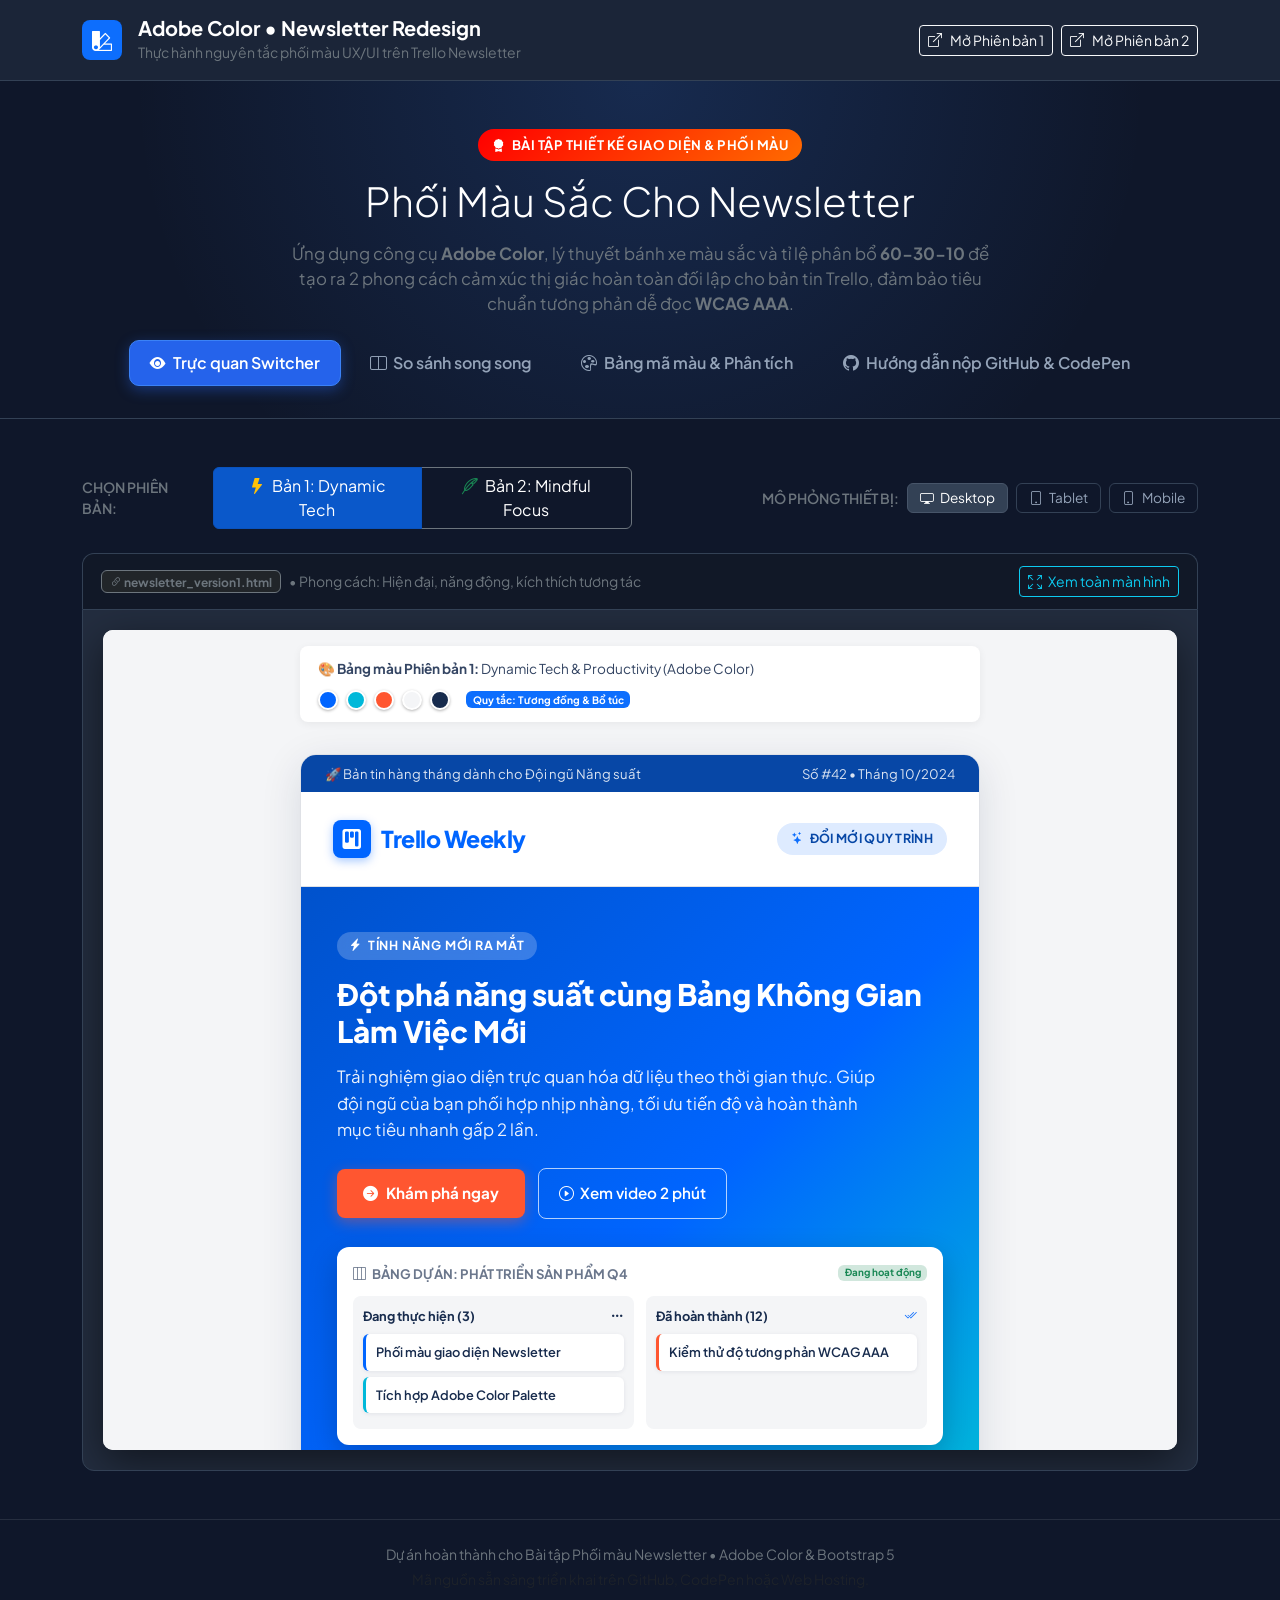
<file: index.html>
<!DOCTYPE html>
<html lang="vi">
<head>
    <meta charset="UTF-8">
    <meta name="viewport" content="width=device-width, initial-scale=1.0">
    <title>Báo cáo Bài tập: Phối màu cho Newsletter (Trello Edition) - Adobe Color</title>
    <!-- Google Fonts -->
    <link rel="preconnect" href="https://fonts.googleapis.com">
    <link rel="preconnect" href="https://fonts.gstatic.com" crossorigin>
    <link href="https://fonts.googleapis.com/css2?family=Plus+Jakarta+Sans:wght@300;400;500;600;700;800&family=JetBrains+Mono:wght@400;500;600&display=swap" rel="stylesheet">
    <!-- Bootstrap 5 CSS -->
    <link href="https://cdn.jsdelivr.net/npm/bootstrap@5.3.3/dist/css/bootstrap.min.css" rel="stylesheet">
    <!-- Bootstrap Icons -->
    <link href="https://cdn.jsdelivr.net/npm/bootstrap-icons@1.11.3/font/bootstrap-icons.min.css" rel="stylesheet">

    <style>
        :root {
            --app-primary: #3b82f6;
            --app-primary-dark: #1d4ed8;
            --app-bg: #0f172a;
            --app-card: #1e293b;
            --app-card-border: #334155;
            --app-text: #f8fafc;
            --app-text-muted: #94a3b8;
            --v1-primary: #0065FF;
            --v1-secondary: #00B8D9;
            --v1-accent: #FF5630;
            --v2-primary: #0E6251;
            --v2-secondary: #1ABC9C;
            --v2-accent: #E67E22;
        }

        body {
            font-family: 'Plus Jakarta Sans', sans-serif;
            background-color: var(--app-bg);
            color: var(--app-text);
            min-height: 100vh;
            margin: 0;
            padding: 0;
        }

        /* Glassmorphism & Header */
        .app-navbar {
            background: rgba(30, 41, 59, 0.85);
            backdrop-filter: blur(12px);
            border-bottom: 1px solid var(--app-card-border);
            position: sticky;
            top: 0;
            z-index: 1000;
        }

        .hero-section {
            background: radial-gradient(circle at 50% 0%, rgba(59, 130, 246, 0.18) 0%, transparent 70%);
            padding: 48px 0 32px;
            border-bottom: 1px solid var(--app-card-border);
        }

        .badge-adobe {
            background: linear-gradient(135deg, #FF0000 0%, #FF6B00 100%);
            color: white;
            font-weight: 700;
            padding: 6px 14px;
            border-radius: 20px;
            font-size: 0.82rem;
            letter-spacing: 0.5px;
            display: inline-flex;
            align-items: center;
            gap: 6px;
        }

        .custom-nav-pills .nav-link {
            color: var(--app-text-muted);
            font-weight: 600;
            border-radius: 10px;
            padding: 10px 20px;
            transition: all 0.2s ease;
            border: 1px solid transparent;
        }

        .custom-nav-pills .nav-link:hover {
            color: #ffffff;
            background: rgba(255, 255, 255, 0.05);
        }

        .custom-nav-pills .nav-link.active {
            background: #2563eb;
            color: #ffffff;
            border-color: #3b82f6;
            box-shadow: 0 4px 14px rgba(37, 99, 235, 0.4);
        }

        /* Card Container */
        .glass-card {
            background-color: var(--app-card);
            border: 1px solid var(--app-card-border);
            border-radius: 16px;
            padding: 24px;
            box-shadow: 0 10px 30px rgba(0, 0, 0, 0.3);
        }

        /* Swatches & Chips */
        .color-chip {
            border-radius: 12px;
            padding: 16px;
            color: white;
            cursor: pointer;
            transition: all 0.2s cubic-bezier(0.4, 0, 0.2, 1);
            position: relative;
            border: 1px solid rgba(255, 255, 255, 0.12);
        }

        .color-chip:hover {
            transform: translateY(-4px) scale(1.02);
            box-shadow: 0 8px 24px rgba(0, 0, 0, 0.4);
        }

        .color-chip .hex-code {
            font-family: 'JetBrains Mono', monospace;
            font-weight: 600;
            font-size: 0.95rem;
            background: rgba(0, 0, 0, 0.4);
            padding: 4px 10px;
            border-radius: 6px;
            display: inline-block;
            margin-top: 8px;
        }

        /* Preview Frame */
        .preview-viewport-controls {
            display: flex;
            align-items: center;
            justify-content: space-between;
            padding: 12px 18px;
            background: #111827;
            border-radius: 12px 12px 0 0;
            border: 1px solid var(--app-card-border);
            border-bottom: none;
        }

        .preview-iframe-wrapper {
            background: #232d3f;
            border: 1px solid var(--app-card-border);
            border-radius: 0 0 12px 12px;
            overflow: hidden;
            display: flex;
            justify-content: center;
            padding: 20px;
            transition: all 0.3s ease;
        }

        .preview-iframe {
            width: 100%;
            height: 820px;
            border: none;
            border-radius: 10px;
            background: white;
            box-shadow: 0 12px 40px rgba(0, 0, 0, 0.5);
            transition: max-width 0.3s ease;
        }

        .viewport-btn {
            background: transparent;
            border: 1px solid var(--app-card-border);
            color: var(--app-text-muted);
            padding: 4px 12px;
            border-radius: 6px;
            font-size: 0.85rem;
            transition: all 0.2s;
        }

        .viewport-btn.active, .viewport-btn:hover {
            background: #334155;
            color: #ffffff;
            border-color: #475569;
        }

        /* Toast copy notification */
        .copy-toast {
            position: fixed;
            bottom: 24px;
            right: 24px;
            background: #10b981;
            color: white;
            font-weight: 600;
            padding: 12px 20px;
            border-radius: 8px;
            box-shadow: 0 6px 20px rgba(0, 0, 0, 0.3);
            display: none;
            z-index: 9999;
            animation: fadeIn 0.3s ease;
        }

        @keyframes fadeIn {
            from { opacity: 0; transform: translateY(10px); }
            to { opacity: 1; transform: translateY(0); }
        }

        /* Code snippets */
        pre.code-block {
            background: #090d16;
            color: #e2e8f0;
            padding: 16px;
            border-radius: 10px;
            font-family: 'JetBrains Mono', monospace;
            font-size: 0.85rem;
            border: 1px solid #1e293b;
            position: relative;
        }
    </style>
</head>
<body>

    <!-- Toast Copy notification -->
    <div id="copyToast" class="copy-toast">
        <i class="bi bi-check-circle-fill me-2"></i> <span id="toastMessage">Đã sao chép mã màu!</span>
    </div>

    <!-- Navigation Header -->
    <nav class="app-navbar py-3">
        <div class="container d-flex justify-content-between align-items-center">
            <div class="d-flex align-items-center gap-3">
                <div class="bg-primary text-white p-2 rounded-3 d-flex align-items-center justify-content-center" style="width: 40px; height: 40px;">
                    <i class="bi bi-palette2 fs-5"></i>
                </div>
                <div>
                    <h5 class="mb-0 fw-bold text-white">Adobe Color • Newsletter Redesign</h5>
                    <small class="text-secondary">Thực hành nguyên tắc phối màu UX/UI trên Trello Newsletter</small>
                </div>
            </div>

            <div class="d-flex gap-2">
                <a href="newsletter_version1.html" target="_blank" class="btn btn-outline-light btn-sm d-flex align-items-center gap-2">
                    <i class="bi bi-box-arrow-up-right"></i> Mở Phiên bản 1
                </a>
                <a href="newsletter_version2.html" target="_blank" class="btn btn-outline-light btn-sm d-flex align-items-center gap-2">
                    <i class="bi bi-box-arrow-up-right"></i> Mở Phiên bản 2
                </a>
            </div>
        </div>
    </nav>

    <!-- Hero Introduction -->
    <section class="hero-section">
        <div class="container text-center">
            <span class="badge-adobe mb-3">
                <i class="bi bi-award-fill"></i> BÀI TẬP THIẾT KẾ GIAO DIỆN & PHỐI MÀU
            </span>
            <h1 class="fw-extrabold display-6 text-white mb-3">Phối Màu Sắc Cho Newsletter</h1>
            <p class="text-secondary mx-auto" style="max-width: 720px; font-size: 1.05rem;">
                Ứng dụng công cụ <strong>Adobe Color</strong>, lý thuyết bánh xe màu sắc và tỉ lệ phân bổ <strong>60-30-10</strong> để tạo ra 2 phong cách cảm xúc thị giác hoàn toàn đối lập cho bản tin Trello, đảm bảo tiêu chuẩn tương phản dễ đọc <strong>WCAG AAA</strong>.
            </p>

            <!-- Navigation Tabs -->
            <ul class="nav custom-nav-pills justify-content-center mt-4 gap-2" id="mainTab" role="tablist">
                <li class="nav-item" role="presentation">
                    <button class="nav-link active" id="preview-tab" data-bs-toggle="tab" data-bs-target="#tab-preview" type="button" role="tab">
                        <i class="bi bi-eye-fill me-1"></i> Trực quan Switcher
                    </button>
                </li>
                <li class="nav-item" role="presentation">
                    <button class="nav-link" id="compare-tab" data-bs-toggle="tab" data-bs-target="#tab-compare" type="button" role="tab">
                        <i class="bi bi-layout-split me-1"></i> So sánh song song
                    </button>
                </li>
                <li class="nav-item" role="presentation">
                    <button class="nav-link" id="palette-tab" data-bs-toggle="tab" data-bs-target="#tab-palette" type="button" role="tab">
                        <i class="bi bi-palette me-1"></i> Bảng mã màu & Phân tích
                    </button>
                </li>
                <li class="nav-item" role="presentation">
                    <button class="nav-link" id="guide-tab" data-bs-toggle="tab" data-bs-target="#tab-guide" type="button" role="tab">
                        <i class="bi bi-github me-1"></i> Hướng dẫn nộp GitHub & CodePen
                    </button>
                </li>
            </ul>
        </div>
    </section>

    <!-- Tab Contents -->
    <main class="container my-5">
        <div class="tab-content" id="mainTabContent">

            <!-- TAB 1: INTERACTIVE SWITCHER PREVIEW -->
            <div class="tab-pane fade show active" id="tab-preview" role="tabpanel">
                
                <!-- Controller Bar -->
                <div class="row align-items-center mb-4 g-3">
                    <div class="col-md-6">
                        <div class="d-flex align-items-center gap-2">
                            <span class="text-secondary fw-semibold small">CHỌN PHIÊN BẢN:</span>
                            <div class="btn-group" role="group">
                                <button type="button" class="btn btn-primary active px-3" id="btnSwitchV1" onclick="switchVersion('newsletter_version1.html', this)">
                                    <i class="bi bi-lightning-fill text-warning me-1"></i> Bản 1: Dynamic Tech
                                </button>
                                <button type="button" class="btn btn-outline-secondary px-3 text-white" id="btnSwitchV2" onclick="switchVersion('newsletter_version2.html', this)">
                                    <i class="bi bi-feather text-success me-1"></i> Bản 2: Mindful Focus
                                </button>
                            </div>
                        </div>
                    </div>
                    
                    <div class="col-md-6 text-md-end">
                        <div class="d-inline-flex align-items-center gap-2">
                            <span class="text-secondary fw-semibold small">MÔ PHỎNG THIẾT BỊ:</span>
                            <button class="viewport-btn active" onclick="setViewport('100%', this)" title="Màn hình Desktop">
                                <i class="bi bi-display me-1"></i> Desktop
                            </button>
                            <button class="viewport-btn" onclick="setViewport('600px', this)" title="Màn hình Tablet">
                                <i class="bi bi-tablet me-1"></i> Tablet
                            </button>
                            <button class="viewport-btn" onclick="setViewport('390px', this)" title="Màn hình Điện thoại">
                                <i class="bi bi-phone me-1"></i> Mobile
                            </button>
                        </div>
                    </div>
                </div>

                <!-- Preview Frame Box -->
                <div class="preview-viewport-controls">
                    <div class="d-flex align-items-center gap-2">
                        <span class="badge bg-dark border border-secondary text-secondary" id="previewUrlLabel">
                            <i class="bi bi-link-45deg"></i> newsletter_version1.html
                        </span>
                        <span class="small text-secondary" id="previewDescLabel">
                            • Phong cách: Hiện đại, năng động, kích thích tương tác
                        </span>
                    </div>
                    <div>
                        <a id="btnOpenCurrentTab" href="newsletter_version1.html" target="_blank" class="btn btn-sm btn-outline-info">
                            <i class="bi bi-arrows-fullscreen me-1"></i> Xem toàn màn hình
                        </a>
                    </div>
                </div>

                <div class="preview-iframe-wrapper">
                    <iframe id="mainPreviewIframe" class="preview-iframe" src="newsletter_version1.html"></iframe>
                </div>

            </div>

            <!-- TAB 2: SIDE-BY-SIDE COMPARISON -->
            <div class="tab-pane fade" id="tab-compare" role="tabpanel">
                <div class="glass-card mb-4 text-center">
                    <h4 class="fw-bold text-white mb-2">So sánh trực quan hai góc nhìn màu sắc</h4>
                    <p class="text-secondary mb-0">
                        Cùng một cấu trúc layout Bootstrap và khối nội dung, nhưng sự thay đổi về palette màu từ Adobe Color lập tức biến đổi hoàn toàn cảm nhận của người đọc: từ sự hối hả, năng lượng công nghệ (Bản 1) sang sự an yên, tập trung cao độ (Bản 2).
                    </p>
                </div>

                <div class="row g-4">
                    <!-- Column 1 -->
                    <div class="col-lg-6">
                        <div class="p-3 rounded-3 mb-3 d-flex justify-content-between align-items-center" style="background: rgba(0, 101, 255, 0.15); border: 1px solid rgba(0, 101, 255, 0.4);">
                            <div>
                                <h6 class="text-white fw-bold mb-0">Bản 1: Dynamic Tech & Productivity</h6>
                                <small class="text-info">Tương đồng & Bổ túc (#0065FF • #00B8D9 • #FF5630)</small>
                            </div>
                            <a href="newsletter_version1.html" target="_blank" class="btn btn-sm btn-primary">
                                Mở tab mới <i class="bi bi-box-arrow-up-right"></i>
                            </a>
                        </div>
                        <div class="preview-iframe-wrapper p-2" style="background: #1e293b;">
                            <iframe class="preview-iframe" style="height: 700px;" src="newsletter_version1.html"></iframe>
                        </div>
                    </div>

                    <!-- Column 2 -->
                    <div class="col-lg-6">
                        <div class="p-3 rounded-3 mb-3 d-flex justify-content-between align-items-center" style="background: rgba(14, 98, 81, 0.2); border: 1px solid rgba(26, 188, 156, 0.4);">
                            <div>
                                <h6 class="text-white fw-bold mb-0">Bản 2: Mindful Focus & Organic Elegance</h6>
                                <small style="color: #48C9B0;">Bổ túc bộ ba Triadic (#0E6251 • #1ABC9C • #E67E22)</small>
                            </div>
                            <a href="newsletter_version2.html" target="_blank" class="btn btn-sm text-white" style="background: #0E6251; border: 1px solid #1ABC9C;">
                                Mở tab mới <i class="bi bi-box-arrow-up-right"></i>
                            </a>
                        </div>
                        <div class="preview-iframe-wrapper p-2" style="background: #1e293b;">
                            <iframe class="preview-iframe" style="height: 700px;" src="newsletter_version2.html"></iframe>
                        </div>
                    </div>
                </div>
            </div>

            <!-- TAB 3: PALETTES & COLOR THEORY ANALYSIS -->
            <div class="tab-pane fade" id="tab-palette" role="tabpanel">
                
                <!-- Bảng 1 Breakdown -->
                <div class="glass-card mb-5">
                    <div class="d-flex flex-wrap justify-content-between align-items-center mb-4">
                        <div>
                            <span class="badge bg-primary mb-2">PHIÊN BẢN 1</span>
                            <h3 class="fw-bold text-white mb-1">Dynamic Tech & Productivity</h3>
                            <p class="text-secondary mb-0">
                                <strong>Quy tắc Adobe Color:</strong> Tương đồng (Analogous: Xanh dương & Xanh ngọc) kết hợp Bổ túc (Complementary Accent: Cam san hô)
                            </p>
                        </div>
                        <div class="text-end">
                            <span class="badge bg-success-subtle text-success p-2">
                                <i class="bi bi-shield-check me-1"></i> Đạt chuẩn WCAG AAA (Contrast > 12:1)
                            </span>
                        </div>
                    </div>

                    <!-- Color Swatches Grid -->
                    <div class="row g-3 mb-4">
                        <div class="col-md-4 col-sm-6">
                            <div class="color-chip" style="background-color: #0065FF;" onclick="copyHex('#0065FF')">
                                <div class="fw-bold">Primary (60%) - Royal Blue</div>
                                <small>Thương hiệu, Header, Tiêu đề chính</small>
                                <div><span class="hex-code">#0065FF</span> <i class="bi bi-clipboard ms-1 small"></i></div>
                            </div>
                        </div>

                        <div class="col-md-4 col-sm-6">
                            <div class="color-chip" style="background-color: #00B8D9; color: #172B4D;" onclick="copyHex('#00B8D9')">
                                <div class="fw-bold">Secondary (30%) - Cyan Teal</div>
                                <small>Biểu tượng phụ, Khối tính năng 2</small>
                                <div><span class="hex-code text-white">#00B8D9</span> <i class="bi bi-clipboard ms-1 small"></i></div>
                            </div>
                        </div>

                        <div class="col-md-4 col-sm-6">
                            <div class="color-chip" style="background-color: #FF5630;" onclick="copyHex('#FF5630')">
                                <div class="fw-bold">Accent (10%) - Coral Red</div>
                                <small>Nút kêu gọi hành động CTA, Thẻ chú ý</small>
                                <div><span class="hex-code">#FF5630</span> <i class="bi bi-clipboard ms-1 small"></i></div>
                            </div>
                        </div>

                        <div class="col-md-4 col-sm-6">
                            <div class="color-chip" style="background-color: #F4F5F7; color: #172B4D; border: 1px solid #DFE1E6;" onclick="copyHex('#F4F5F7')">
                                <div class="fw-bold">Background Surface - Slate Light</div>
                                <small>Nền trang nhẹ dịu, không gây chói</small>
                                <div><span class="hex-code text-white">#F4F5F7</span> <i class="bi bi-clipboard ms-1 small"></i></div>
                            </div>
                        </div>

                        <div class="col-md-4 col-sm-6">
                            <div class="color-chip" style="background-color: #172B4D;" onclick="copyHex('#172B4D')">
                                <div class="fw-bold">Text Heading - Deep Navy</div>
                                <small>Văn bản chính, độ tương phản sắc nét</small>
                                <div><span class="hex-code">#172B4D</span> <i class="bi bi-clipboard ms-1 small"></i></div>
                            </div>
                        </div>

                        <div class="col-md-4 col-sm-6">
                            <div class="color-chip" style="background-color: #0747A6;" onclick="copyHex('#0747A6')">
                                <div class="fw-bold">Primary Dark - Deep Ocean</div>
                                <small>Preheader bar, Trạng thái hover nút</small>
                                <div><span class="hex-code">#0747A6</span> <i class="bi bi-clipboard ms-1 small"></i></div>
                            </div>
                        </div>
                    </div>

                    <div class="p-3 rounded-3 bg-dark border border-secondary border-opacity-25">
                        <h6 class="text-white fw-bold"><i class="bi bi-lightbulb-fill text-warning me-2"></i>Ý nghĩa tâm lý màu sắc:</h6>
                        <p class="text-secondary small mb-0">
                            Xanh dương đại diện cho sự tin cậy, thông minh và công nghệ cao (đặc trưng của Trello & Atlassian). Khi kết hợp cùng sắc xanh ngọc trẻ trung và điểm xuyết bởi màu cam san hô rực rỡ, newsletter tạo cảm giác tràn đầy năng lượng, thúc đẩy người dùng click vào nút CTA để bắt đầu làm việc ngay lập tức.
                        </p>
                    </div>
                </div>

                <!-- Bảng 2 Breakdown -->
                <div class="glass-card mb-4">
                    <div class="d-flex flex-wrap justify-content-between align-items-center mb-4">
                        <div>
                            <span class="badge bg-success mb-2">PHIÊN BẢN 2</span>
                            <h3 class="fw-bold text-white mb-1">Mindful Focus & Organic Elegance</h3>
                            <p class="text-secondary mb-0">
                                <strong>Quy tắc Adobe Color:</strong> Bổ túc bộ ba (Triadic / Split-Complementary: Xanh rừng sâu, Xanh ngọc bích & Hổ phách ấm)
                            </p>
                        </div>
                        <div class="text-end">
                            <span class="badge bg-success-subtle text-success p-2">
                                <i class="bi bi-shield-check me-1"></i> Đạt chuẩn WCAG AAA (Contrast > 14:1)
                            </span>
                        </div>
                    </div>

                    <!-- Color Swatches Grid -->
                    <div class="row g-3 mb-4">
                        <div class="col-md-4 col-sm-6">
                            <div class="color-chip" style="background-color: #0E6251;" onclick="copyHex('#0E6251')">
                                <div class="fw-bold">Primary (60%) - Deep Emerald</div>
                                <small>Xanh thông thẳm: Tĩnh tâm, chiều sâu</small>
                                <div><span class="hex-code">#0E6251</span> <i class="bi bi-clipboard ms-1 small"></i></div>
                            </div>
                        </div>

                        <div class="col-md-4 col-sm-6">
                            <div class="color-chip" style="background-color: #1ABC9C; color: #142823;" onclick="copyHex('#1ABC9C')">
                                <div class="fw-bold">Secondary (30%) - Jade Mint</div>
                                <small>Xanh ngọc bích: Tái tạo năng lượng</small>
                                <div><span class="hex-code text-white">#1ABC9C</span> <i class="bi bi-clipboard ms-1 small"></i></div>
                            </div>
                        </div>

                        <div class="col-md-4 col-sm-6">
                            <div class="color-chip" style="background-color: #E67E22;" onclick="copyHex('#E67E22')">
                                <div class="fw-bold">Accent (10%) - Warm Amber</div>
                                <small>Hổ phách quý phái: Kêu gọi hành động</small>
                                <div><span class="hex-code">#E67E22</span> <i class="bi bi-clipboard ms-1 small"></i></div>
                            </div>
                        </div>

                        <div class="col-md-4 col-sm-6">
                            <div class="color-chip" style="background-color: #F5F7F6; color: #142823; border: 1px solid #D5DBDB;" onclick="copyHex('#F5F7F6')">
                                <div class="fw-bold">Background Surface - Off-White Calming</div>
                                <small>Nền ngà tự nhiên, hạn chế mỏi mắt</small>
                                <div><span class="hex-code text-white">#F5F7F6</span> <i class="bi bi-clipboard ms-1 small"></i></div>
                            </div>
                        </div>

                        <div class="col-md-4 col-sm-6">
                            <div class="color-chip" style="background-color: #142823;" onclick="copyHex('#142823')">
                                <div class="fw-bold">Text Heading - Forest Charcoal</div>
                                <small>Đen trầm ánh rêu, dễ đọc tuyệt đối</small>
                                <div><span class="hex-code">#142823</span> <i class="bi bi-clipboard ms-1 small"></i></div>
                            </div>
                        </div>

                        <div class="col-md-4 col-sm-6">
                            <div class="color-chip" style="background-color: #084438;" onclick="copyHex('#084438')">
                                <div class="fw-bold">Primary Dark - Pine Shadow</div>
                                <small>Preheader bar, Trạng thái hover nút</small>
                                <div><span class="hex-code">#084438</span> <i class="bi bi-clipboard ms-1 small"></i></div>
                            </div>
                        </div>
                    </div>

                    <div class="p-3 rounded-3 bg-dark border border-secondary border-opacity-25">
                        <h6 class="text-white fw-bold"><i class="bi bi-lightbulb-fill text-warning me-2"></i>Ý nghĩa tâm lý màu sắc:</h6>
                        <p class="text-secondary small mb-0">
                            Xanh lục trầm và ngọc bích gợi lên cảm giác hữu cơ, an lành và tập trung tĩnh lặng (Mindfulness / Deep Work). Màu hổ phách mang hơi hướng mùa thu ấm áp giúp cân bằng lại sắc lạnh của cây cối, mang lại trải nghiệm đọc thư giãn, giảm bớt căng thẳng công việc thường ngày.
                        </p>
                    </div>
                </div>

            </div>

            <!-- TAB 4: SUBMISSION GUIDE -->
            <div class="tab-pane fade" id="tab-guide" role="tabpanel">
                <div class="glass-card mb-4">
                    <h3 class="fw-bold text-white mb-3">
                        <i class="bi bi-cloud-arrow-up-fill text-primary me-2"></i>
                        Hướng dẫn Nộp bài (GitHub & CodePen)
                    </h3>
                    <p class="text-secondary">
                        Bạn có thể chọn nộp bài qua <strong>GitHub Repository (kèm GitHub Pages)</strong> hoặc tạo bài đăng trên <strong>CodePen</strong> theo các bước chi tiết dưới đây:
                    </p>

                    <div class="row g-4 mt-2">
                        <!-- Option 1: GitHub -->
                        <div class="col-lg-6">
                            <div class="p-4 rounded-3 h-100" style="background: rgba(15, 23, 42, 0.7); border: 1px solid #334155;">
                                <h5 class="text-white fw-bold d-flex align-items-center gap-2">
                                    <i class="bi bi-github fs-4 text-white"></i> Cách 1: Đưa lên GitHub (Khuyên dùng)
                                </h5>
                                <p class="text-secondary small">
                                    Giúp lưu trữ toàn bộ dự án gồm cả 2 phiên bản và trang showcase tổng hợp:
                                </p>
                                
                                <ol class="text-secondary small ps-3">
                                    <li class="mb-2">Mở Terminal tại thư mục dự án và khởi tạo Git:
                                        <pre class="code-block my-2">git init
git add .
git commit -m "feat: redesign newsletter color palettes with Adobe Color"</pre>
                                    </li>
                                    <li class="mb-2">Tạo một Repository mới trên GitHub (ví dụ: <code>newsletter-color-palettes</code>).</li>
                                    <li class="mb-2">Liên kết và đẩy mã nguồn lên GitHub:
                                        <pre class="code-block my-2">git remote add origin https://github.com/USERNAME/newsletter-color-palettes.git
git branch -M main
git push -u origin main</pre>
                                    </li>
                                    <li>(Tùy chọn) Bật <strong>GitHub Pages</strong> trong <em>Settings &gt; Pages &gt; Branch: main</em> để có trang web chạy trực tuyến.</li>
                                </ol>
                            </div>
                        </div>

                        <!-- Option 2: CodePen -->
                        <div class="col-lg-6">
                            <div class="p-4 rounded-3 h-100" style="background: rgba(15, 23, 42, 0.7); border: 1px solid #334155;">
                                <h5 class="text-white fw-bold d-flex align-items-center gap-2">
                                    <i class="bi bi-code-slash fs-4 text-warning"></i> Cách 2: Đưa lên CodePen
                                </h5>
                                <p class="text-secondary small">
                                    Dành cho việc trình bày nhanh từng phiên bản trực tuyến:
                                </p>
                                
                                <ol class="text-secondary small ps-3">
                                    <li class="mb-2">Truy cập <a href="https://codepen.io/pen" target="_blank" class="text-info">codepen.io/pen</a> và đăng nhập tài khoản.</li>
                                    <li class="mb-2">Mở file <code>newsletter_version1.html</code> (hoặc <code>newsletter_version2.html</code>).</li>
                                    <li class="mb-2">Vào mục <strong>Settings &gt; CSS</strong> của CodePen:
                                        <div class="p-2 bg-dark rounded border border-secondary mt-1">
                                            <code>https://cdn.jsdelivr.net/npm/bootstrap@5.3.3/dist/css/bootstrap.min.css</code><br>
                                            <code>https://cdn.jsdelivr.net/npm/bootstrap-icons@1.11.3/font/bootstrap-icons.min.css</code>
                                        </div>
                                    </li>
                                    <li class="mb-2">Copy phần trong thẻ <code>&lt;style&gt;</code> vào khung CSS, phần trong thẻ <code>&lt;body&gt;</code> vào khung HTML.</li>
                                    <li>Nhấn <strong>Save</strong> và lấy liên kết URL của Pen để dán vào phần nộp bài.</li>
                                </ol>
                            </div>
                        </div>
                    </div>

                    <!-- Mẫu văn bản nộp bài -->
                    <div class="mt-4 p-3 rounded-3 bg-dark border border-primary border-opacity-50">
                        <div class="d-flex justify-content-between align-items-center mb-2">
                            <span class="text-white fw-bold small"><i class="bi bi-file-earmark-text text-primary me-1"></i> MẪU VĂN BẢN DÁN VÀO FORM NỘP BÀI:</span>
                            <button class="btn btn-sm btn-outline-primary" onclick="copyTemplateText()">
                                <i class="bi bi-clipboard me-1"></i> Sao chép mẫu
                            </button>
                        </div>
                        <pre id="templateSubmissionText" class="code-block mb-0 text-white" style="white-space: pre-wrap;">
Kính gửi Thầy/Cô, em xin nộp bài tập "Phối màu cho newsletter":
- Link GitHub Repository: [Điền link GitHub của bạn tại đây]
- Link Demo Trực tuyến / CodePen:
  + Phiên bản 1 (Dynamic Tech & Productivity): [Điền link]
  + Phiên bản 2 (Mindful Focus & Organic Elegance): [Điền link]

Tóm tắt ý tưởng phối màu từ Adobe Color:
- Phiên bản 1: Áp dụng quy tắc Tương đồng & Bổ túc (Analogous + Complementary). Màu chủ đạo Royal Blue (#0065FF), kết hợp Cyan Teal (#00B8D9) và điểm nhấn nút CTA Coral Red (#FF5630). Mang lại cảm xúc chuyên nghiệp, công nghệ và năng động.
- Phiên bản 2: Áp dụng quy tắc Bổ túc bộ ba (Triadic). Màu chủ đạo Deep Emerald Green (#0E6251), bổ trợ Jade (#1ABC9C) và điểm nhấn Warm Amber (#E67E22). Tạo không gian làm việc tĩnh tại, giảm căng thẳng (Deep Work).
- Cả hai phiên bản đều tuân thủ tỉ lệ màu 60-30-10 và đạt chuẩn tương phản trợ năng WCAG AAA.</pre>
                    </div>

                </div>
            </div>

        </div>
    </main>

    <!-- Footer -->
    <footer class="py-4 text-center border-top border-secondary border-opacity-25 text-secondary small">
        <div class="container">
            <p class="mb-1">Dự án hoàn thành cho Bài tập Phối màu Newsletter • Adobe Color & Bootstrap 5</p>
            <p class="mb-0 text-muted">Mã nguồn sẵn sàng triển khai trên GitHub, CodePen hoặc Web Hosting.</p>
        </div>
    </footer>

    <!-- Bootstrap Bundle JS -->
    <script src="https://cdn.jsdelivr.net/npm/bootstrap@5.3.3/dist/js/bootstrap.bundle.min.js"></script>

    <script>
        // Switch between Version 1 and Version 2 in live preview
        function switchVersion(fileUrl, buttonEl) {
            const iframe = document.getElementById('mainPreviewIframe');
            const urlLabel = document.getElementById('previewUrlLabel');
            const descLabel = document.getElementById('previewDescLabel');
            const btnOpen = document.getElementById('btnOpenCurrentTab');
            
            iframe.src = fileUrl;
            urlLabel.innerHTML = '<i class="bi bi-link-45deg"></i> ' + fileUrl;
            btnOpen.href = fileUrl;

            // Update button states
            document.getElementById('btnSwitchV1').className = 'btn btn-outline-secondary px-3 text-white';
            document.getElementById('btnSwitchV2').className = 'btn btn-outline-secondary px-3 text-white';
            buttonEl.className = 'btn btn-primary active px-3';

            if (fileUrl.includes('version1')) {
                descLabel.innerText = '• Phong cách: Hiện đại, năng động, kích thích tương tác';
            } else {
                descLabel.innerText = '• Phong cách: Điềm tĩnh, thanh lịch, tập trung sâu (Deep Work)';
            }
        }

        // Set device viewport width simulation
        function setViewport(width, btnEl) {
            const iframe = document.getElementById('mainPreviewIframe');
            iframe.style.maxWidth = width;

            document.querySelectorAll('.viewport-btn').forEach(btn => btn.classList.remove('active'));
            btnEl.classList.add('active');
        }

        // Copy HEX code
        function copyHex(hex) {
            navigator.clipboard.writeText(hex).then(() => {
                showToast(`Đã sao chép mã màu: ${hex}`);
            });
        }

        // Copy submission template text
        function copyTemplateText() {
            const text = document.getElementById('templateSubmissionText').innerText;
            navigator.clipboard.writeText(text).then(() => {
                showToast('Đã sao chép mẫu văn bản nộp bài!');
            });
        }

        function showToast(message) {
            const toast = document.getElementById('copyToast');
            const msgEl = document.getElementById('toastMessage');
            msgEl.innerText = message;
            toast.style.display = 'block';
            setTimeout(() => {
                toast.style.display = 'none';
            }, 2500);
        }
    </script>
</body>
</html>
</file>
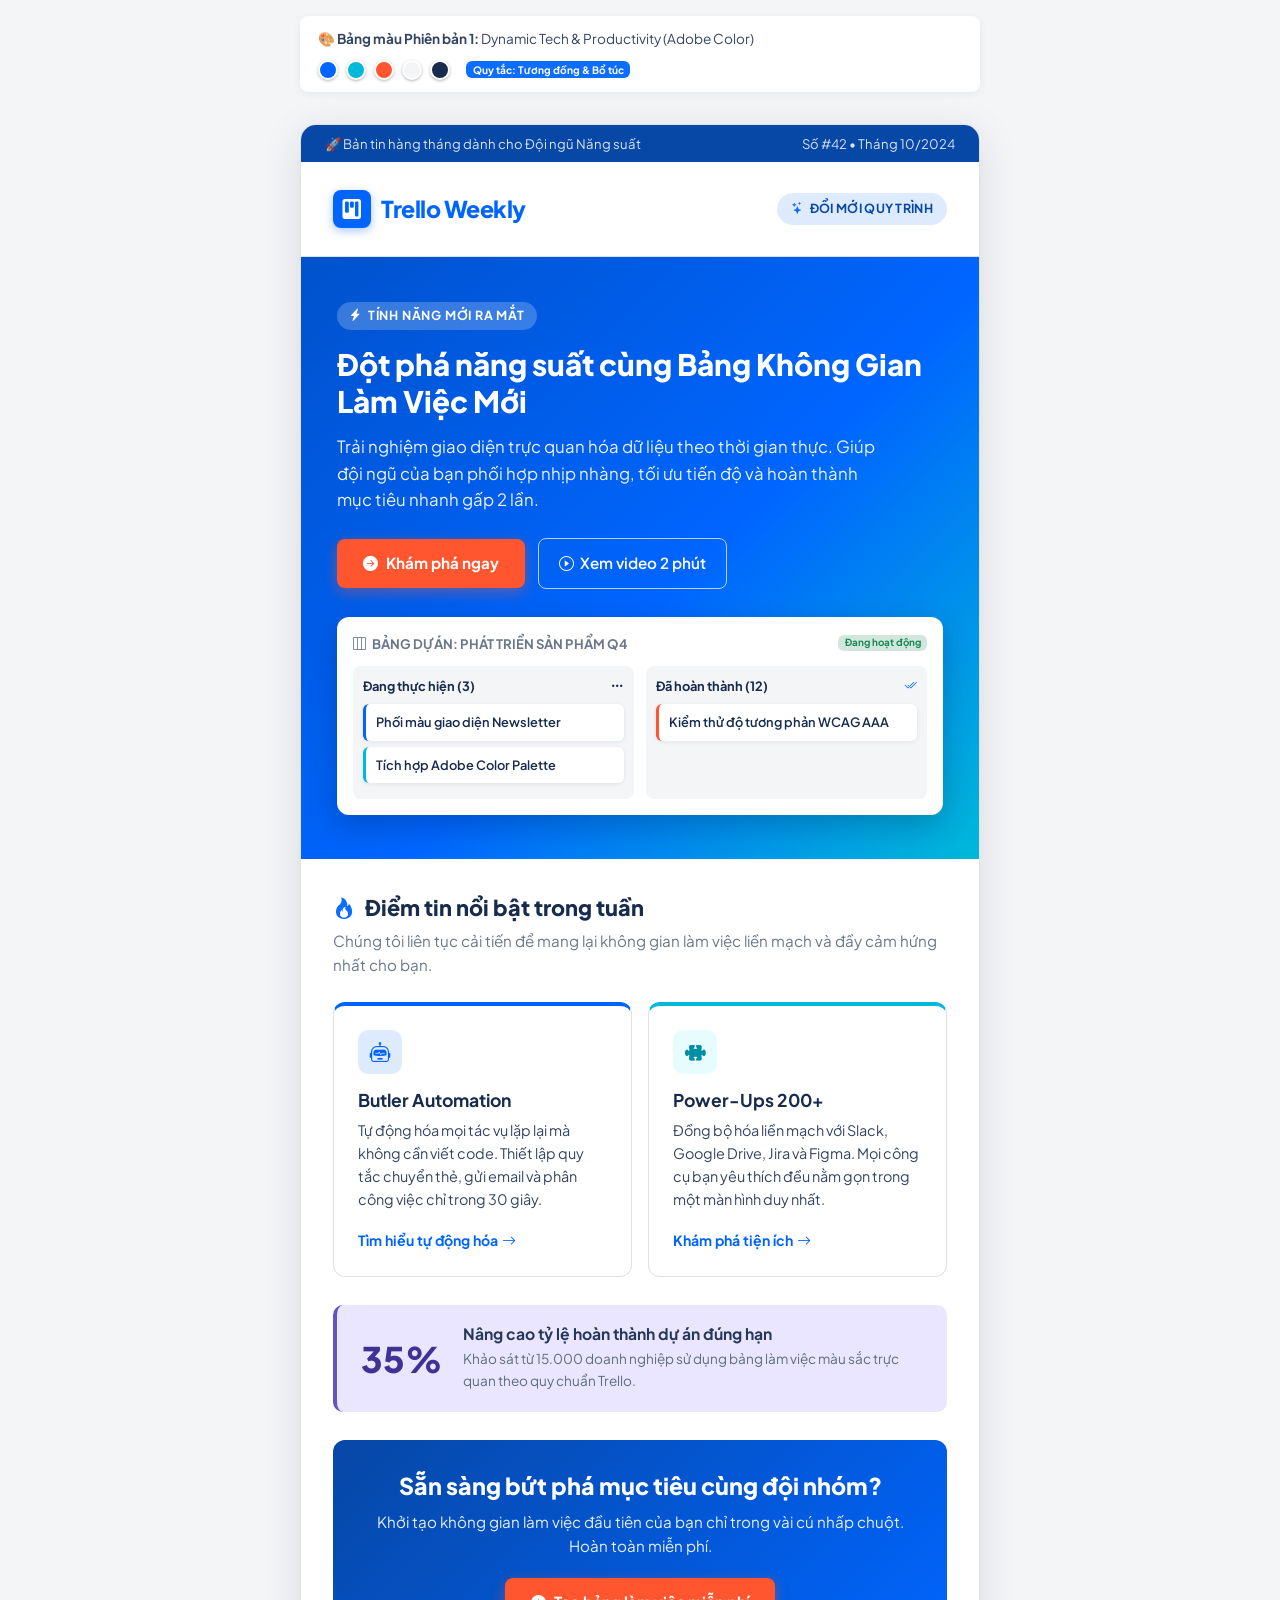
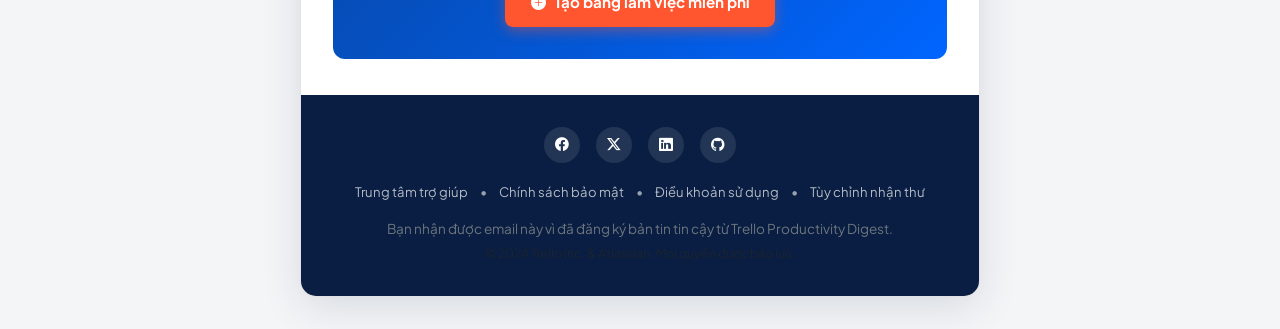
<file: newsletter_version1.html>
<!DOCTYPE html>
<html lang="vi">
<head>
    <meta charset="UTF-8">
    <meta name="viewport" content="width=device-width, initial-scale=1.0">
    <title>Trello Newsletter - Phiên bản 1: Dynamic Tech & Productivity</title>
    <!-- Google Fonts -->
    <link rel="preconnect" href="https://fonts.googleapis.com">
    <link rel="preconnect" href="https://fonts.gstatic.com" crossorigin>
    <link href="https://fonts.googleapis.com/css2?family=Plus+Jakarta+Sans:wght@400;500;600;700;800&display=swap" rel="stylesheet">
    <!-- Bootstrap 5 CSS -->
    <link href="https://cdn.jsdelivr.net/npm/bootstrap@5.3.3/dist/css/bootstrap.min.css" rel="stylesheet">
    <!-- Bootstrap Icons -->
    <link href="https://cdn.jsdelivr.net/npm/bootstrap-icons@1.11.3/font/bootstrap-icons.min.css" rel="stylesheet">
    
    <style>
        /* ==========================================================================
           BỘ MÀU PHIÊN BẢN 1: DYNAMIC TECH & PRODUCTIVITY (ADOBE COLOR)
           Quy tắc phối màu: Tương đồng & Bổ túc (Analogous + Complementary Accent)
           Ý nghĩa: Thể hiện tính hiện đại, năng động, chuyên nghiệp và kích thích năng suất
           Tỉ lệ vàng: 60% Nền/Xanh chính - 30% Xanh ngọc phụ trợ - 10% Cam san hô điểm nhấn
           ========================================================================== */
        :root {
            /* Palette Colors từ Adobe Color */
            --primary-color: #0065FF;         /* Xanh Trello Royal Blue - Màu chủ đạo nhận diện */
            --primary-dark: #0747A6;          /* Xanh đậm khi hover/nhấn mạnh */
            --secondary-color: #00B8D9;       /* Xanh ngọc Cyan/Teal - Bổ trợ tươi mát, sáng tạo */
            --secondary-dark: #008DA6;        /* Xanh ngọc đậm */
            --accent-color: #FF5630;          /* Cam san hô Coral - Điểm nhấn kêu gọi hành động (CTA) */
            --accent-dark: #DE350B;           /* Cam đỏ khi hover */
            
            /* Backgrounds & Surfaces */
            --bg-page: #F4F5F7;               /* Nền trang: Xám xanh sáng nhẹ dịu mắt */
            --surface-card: #FFFFFF;          /* Nền thẻ nội dung: Trắng tinh khiết */
            --surface-alt: #EBECF0;           /* Nền khu vực phụ/border */
            --hero-bg-gradient: linear-gradient(135deg, #0052CC 0%, #0065FF 55%, #00B8D9 100%);
            --cta-banner-gradient: linear-gradient(135deg, #0747A6 0%, #0065FF 100%);
            
            /* Text & Contrast (Đạt chuẩn WCAG AAA > 7:1) */
            --text-heading: #172B4D;          /* Tiêu đề xanh than đậm, tương phản cực rõ nét */
            --text-body: #344563;             /* Văn bản xám đậm trung tính, dễ đọc */
            --text-muted: #6B778C;            /* Chữ phụ trợ */
            --text-on-primary: #FFFFFF;       /* Chữ trên nền màu chính */
            
            /* UI Elements */
            --tag-bg: #DEEBFF;                /* Nền badge tag */
            --tag-text: #0747A6;              /* Chữ badge tag */
            --border-subtle: #DFE1E6;         /* Đường viền mỏng */
            --shadow-card: 0 4px 16px rgba(9, 30, 66, 0.08);
            --shadow-hover: 0 12px 28px rgba(9, 30, 66, 0.15);
        }

        /* Base Typography & Reset */
        body {
            font-family: 'Plus Jakarta Sans', -apple-system, BlinkMacSystemFont, sans-serif;
            background-color: var(--bg-page);
            color: var(--text-body);
            line-height: 1.6;
            margin: 0;
            padding: 0;
        }

        /* Container Wrapper chuẩn email newsletter */
        .newsletter-wrapper {
            max-width: 680px;
            margin: 32px auto;
            background-color: var(--surface-card);
            border-radius: 16px;
            overflow: hidden;
            box-shadow: 0 10px 40px rgba(9, 30, 66, 0.12);
            border: 1px solid var(--border-subtle);
        }

        /* Header Bar */
        .newsletter-preheader {
            background-color: #0747A6;
            color: rgba(255, 255, 255, 0.85);
            font-size: 0.82rem;
            padding: 8px 24px;
            display: flex;
            justify-content: space-between;
            align-items: center;
        }

        .newsletter-header {
            padding: 28px 32px;
            background: #ffffff;
            display: flex;
            justify-content: space-between;
            align-items: center;
            border-bottom: 1px solid var(--border-subtle);
        }

        .brand-logo {
            display: inline-flex;
            align-items: center;
            gap: 10px;
            text-decoration: none;
            color: var(--primary-color);
            font-weight: 800;
            font-size: 1.45rem;
            letter-spacing: -0.5px;
        }

        .brand-logo-icon {
            width: 38px;
            height: 38px;
            background: var(--primary-color);
            color: white;
            border-radius: 8px;
            display: flex;
            align-items: center;
            justify-content: center;
            font-size: 1.25rem;
            box-shadow: 0 3px 10px rgba(0, 101, 255, 0.35);
        }

        .issue-badge {
            background-color: var(--tag-bg);
            color: var(--tag-text);
            font-weight: 700;
            font-size: 0.78rem;
            padding: 6px 14px;
            border-radius: 30px;
            letter-spacing: 0.3px;
        }

        /* Hero Banner */
        .newsletter-hero {
            background: var(--hero-bg-gradient);
            color: white;
            padding: 44px 36px;
            text-align: left;
            position: relative;
        }

        .hero-pill {
            background-color: rgba(255, 255, 255, 0.22);
            backdrop-filter: blur(8px);
            color: #ffffff;
            font-size: 0.78rem;
            font-weight: 700;
            padding: 4px 12px;
            border-radius: 20px;
            display: inline-flex;
            align-items: center;
            gap: 6px;
            margin-bottom: 16px;
            text-transform: uppercase;
            letter-spacing: 0.8px;
        }

        .hero-title {
            font-size: 1.85rem;
            font-weight: 800;
            line-height: 1.25;
            color: #ffffff;
            margin-bottom: 14px;
        }

        .hero-desc {
            font-size: 1.05rem;
            color: rgba(255, 255, 255, 0.92);
            margin-bottom: 24px;
            max-width: 540px;
        }

        /* Buttons với màu sắc tùy biến */
        .btn-cta-accent {
            background-color: var(--accent-color);
            color: #ffffff !important;
            font-weight: 700;
            font-size: 0.95rem;
            padding: 12px 26px;
            border-radius: 8px;
            text-decoration: none;
            display: inline-flex;
            align-items: center;
            gap: 8px;
            border: none;
            box-shadow: 0 4px 14px rgba(255, 86, 48, 0.4);
            transition: all 0.2s ease-in-out;
        }

        .btn-cta-accent:hover {
            background-color: var(--accent-dark);
            transform: translateY(-2px);
            box-shadow: 0 6px 18px rgba(255, 86, 48, 0.5);
        }

        .btn-outline-white {
            background-color: transparent;
            color: #ffffff !important;
            font-weight: 600;
            font-size: 0.95rem;
            padding: 12px 20px;
            border-radius: 8px;
            text-decoration: none;
            display: inline-flex;
            align-items: center;
            gap: 6px;
            border: 1.5px solid rgba(255, 255, 255, 0.7);
            margin-left: 10px;
            transition: all 0.2s ease;
        }

        .btn-outline-white:hover {
            background-color: rgba(255, 255, 255, 0.15);
            border-color: #ffffff;
        }

        /* Interactive Board Simulation Preview */
        .hero-visual-card {
            background: #ffffff;
            border-radius: 12px;
            padding: 16px;
            margin-top: 28px;
            box-shadow: 0 10px 30px rgba(0, 0, 0, 0.2);
            color: var(--text-heading);
        }

        .board-sim-header {
            display: flex;
            align-items: center;
            justify-content: space-between;
            margin-bottom: 12px;
            font-size: 0.82rem;
            font-weight: 700;
            color: var(--text-muted);
        }

        .board-sim-columns {
            display: grid;
            grid-template-columns: 1fr 1fr;
            gap: 12px;
        }

        .sim-col {
            background-color: var(--bg-page);
            padding: 10px;
            border-radius: 8px;
        }

        .sim-col-title {
            font-size: 0.8rem;
            font-weight: 700;
            color: var(--text-heading);
            margin-bottom: 8px;
            display: flex;
            justify-content: space-between;
        }

        .sim-card-item {
            background: white;
            padding: 8px 10px;
            border-radius: 6px;
            box-shadow: 0 1px 4px rgba(9, 30, 66, 0.08);
            font-size: 0.8rem;
            font-weight: 600;
            margin-bottom: 6px;
            border-left: 3px solid var(--primary-color);
        }

        .sim-card-item.accent-border {
            border-left-color: var(--accent-color);
        }

        .sim-card-item.teal-border {
            border-left-color: var(--secondary-color);
        }

        /* Section Layouts */
        .content-body {
            padding: 36px 32px;
        }

        .section-headline {
            font-size: 1.35rem;
            font-weight: 800;
            color: var(--text-heading);
            margin-bottom: 8px;
            display: flex;
            align-items: center;
            gap: 10px;
        }

        .section-subtext {
            color: var(--text-muted);
            font-size: 0.95rem;
            margin-bottom: 24px;
        }

        /* Cards tính năng */
        .feature-box {
            border: 1px solid var(--border-subtle);
            border-radius: 12px;
            padding: 24px;
            background-color: var(--surface-card);
            height: 100%;
            transition: all 0.25s ease;
            position: relative;
        }

        .feature-box:hover {
            border-color: var(--primary-color);
            box-shadow: var(--shadow-hover);
            transform: translateY(-3px);
        }

        .feature-box.primary-theme {
            border-top: 4px solid var(--primary-color);
        }

        .feature-box.secondary-theme {
            border-top: 4px solid var(--secondary-color);
        }

        .feature-icon-badge {
            width: 44px;
            height: 44px;
            border-radius: 10px;
            display: flex;
            align-items: center;
            justify-content: center;
            font-size: 1.3rem;
            margin-bottom: 16px;
        }

        .feature-icon-primary {
            background-color: var(--tag-bg);
            color: var(--primary-color);
        }

        .feature-icon-secondary {
            background-color: #E6FCFF;
            color: var(--secondary-dark);
        }

        .feature-title {
            font-size: 1.1rem;
            font-weight: 700;
            color: var(--text-heading);
            margin-bottom: 8px;
        }

        .feature-desc {
            font-size: 0.9rem;
            color: var(--text-body);
            margin-bottom: 16px;
        }

        .feature-link {
            color: var(--primary-color);
            font-weight: 700;
            font-size: 0.88rem;
            text-decoration: none;
            display: inline-flex;
            align-items: center;
            gap: 4px;
        }

        .feature-link:hover {
            color: var(--primary-dark);
            text-decoration: underline;
        }

        /* Metric Highlight Banner */
        .metric-banner {
            background-color: #EAE6FF;
            border-left: 4px solid #6554C0;
            border-radius: 10px;
            padding: 20px 24px;
            margin: 28px 0;
            display: flex;
            align-items: center;
            gap: 20px;
        }

        .metric-number {
            font-size: 2.2rem;
            font-weight: 800;
            color: #403294;
            line-height: 1;
        }

        .metric-info h4 {
            font-size: 0.98rem;
            font-weight: 700;
            color: #253858;
            margin-bottom: 4px;
        }

        .metric-info p {
            font-size: 0.85rem;
            color: #5E6C84;
            margin-bottom: 0;
        }

        /* Call To Action Banner Cuối */
        .cta-box-footer {
            background: var(--cta-banner-gradient);
            color: white;
            border-radius: 12px;
            padding: 32px;
            text-align: center;
            margin-top: 16px;
        }

        .cta-box-footer h3 {
            font-size: 1.45rem;
            font-weight: 800;
            margin-bottom: 10px;
        }

        .cta-box-footer p {
            font-size: 0.95rem;
            color: rgba(255, 255, 255, 0.9);
            margin-bottom: 20px;
        }

        /* Footer */
        .newsletter-footer {
            background-color: #091E42;
            color: #97A0AF;
            padding: 32px;
            text-align: center;
            font-size: 0.85rem;
        }

        .footer-social-links {
            display: flex;
            justify-content: center;
            gap: 16px;
            margin-bottom: 18px;
        }

        .footer-social-btn {
            width: 36px;
            height: 36px;
            border-radius: 50%;
            background-color: rgba(255, 255, 255, 0.1);
            color: #ffffff;
            display: inline-flex;
            align-items: center;
            justify-content: center;
            text-decoration: none;
            transition: all 0.2s ease;
        }

        .footer-social-btn:hover {
            background-color: var(--primary-color);
            color: #ffffff;
            transform: translateY(-2px);
        }

        .footer-nav {
            margin-bottom: 16px;
        }

        .footer-nav a {
            color: #B3BAC5;
            text-decoration: none;
            margin: 0 10px;
            font-size: 0.82rem;
        }

        .footer-nav a:hover {
            color: #ffffff;
            text-decoration: underline;
        }

        /* Palette Inspector Bar (thông tin bảng màu) */
        .palette-inspector-badge {
            background: #ffffff;
            border-radius: 8px;
            padding: 12px 18px;
            margin: 16px auto 0;
            max-width: 680px;
            font-size: 0.85rem;
            box-shadow: 0 2px 8px rgba(0,0,0,0.06);
            display: flex;
            flex-wrap: wrap;
            align-items: center;
            justify-content: space-between;
            gap: 10px;
        }

        .palette-dots {
            display: flex;
            align-items: center;
            gap: 8px;
        }

        .color-dot {
            width: 20px;
            height: 20px;
            border-radius: 50%;
            display: inline-block;
            border: 2px solid #ffffff;
            box-shadow: 0 1px 3px rgba(0,0,0,0.3);
        }

        @media (max-width: 576px) {
            .newsletter-wrapper {
                margin: 0;
                border-radius: 0;
            }
            .newsletter-header, .newsletter-hero, .content-body {
                padding: 24px 20px;
            }
            .hero-title {
                font-size: 1.45rem;
            }
            .btn-outline-white {
                margin-left: 0;
                margin-top: 10px;
                display: block;
            }
            .board-sim-columns {
                grid-template-columns: 1fr;
            }
        }
    </style>
</head>
<body>

    <!-- Thông tin bảng màu Adobe Color -->
    <div class="palette-inspector-badge">
        <div>
            <strong>🎨 Bảng màu Phiên bản 1:</strong> Dynamic Tech & Productivity (Adobe Color)
        </div>
        <div class="palette-dots">
            <span class="color-dot" style="background: #0065FF;" title="Primary: #0065FF (Trello Royal Blue)"></span>
            <span class="color-dot" style="background: #00B8D9;" title="Secondary: #00B8D9 (Cyan Teal)"></span>
            <span class="color-dot" style="background: #FF5630;" title="Accent CTA: #FF5630 (Coral Red)"></span>
            <span class="color-dot" style="background: #F4F5F7;" title="Background: #F4F5F7 (Soft Slate)"></span>
            <span class="color-dot" style="background: #172B4D;" title="Text: #172B4D (Deep Charcoal)"></span>
            <span class="badge bg-primary text-white ms-2">Quy tắc: Tương đồng & Bổ túc</span>
        </div>
    </div>

    <!-- Khung chính của Newsletter -->
    <div class="newsletter-wrapper">
        
        <!-- Preheader -->
        <div class="newsletter-preheader">
            <span>🚀 Bản tin hàng tháng dành cho Đội ngũ Năng suất</span>
            <span>Số #42 • Tháng 10/2024</span>
        </div>

        <!-- Header -->
        <header class="newsletter-header">
            <a href="#" class="brand-logo">
                <div class="brand-logo-icon">
                    <i class="bi bi-kanban-fill"></i>
                </div>
                <span>Trello Weekly</span>
            </a>
            <span class="issue-badge">
                <i class="bi bi-stars me-1 text-primary"></i> ĐỔI MỚI QUY TRÌNH
            </span>
        </header>

        <!-- Hero Section -->
        <section class="newsletter-hero">
            <div class="hero-pill">
                <i class="bi bi-lightning-charge-fill"></i> TÍNH NĂNG MỚI RA MẮT
            </div>
            <h1 class="hero-title">Đột phá năng suất cùng Bảng Không Gian Làm Việc Mới</h1>
            <p class="hero-desc">
                Trải nghiệm giao diện trực quan hóa dữ liệu theo thời gian thực. Giúp đội ngũ của bạn phối hợp nhịp nhàng, tối ưu tiến độ và hoàn thành mục tiêu nhanh gấp 2 lần.
            </p>
            <div class="hero-actions">
                <a href="#" class="btn-cta-accent">
                    <i class="bi bi-arrow-right-circle-fill"></i> Khám phá ngay
                </a>
                <a href="#" class="btn-outline-white">
                    <i class="bi bi-play-circle"></i> Xem video 2 phút
                </a>
            </div>

            <!-- Visual Board Simulation -->
            <div class="hero-visual-card">
                <div class="board-sim-header">
                    <span><i class="bi bi-layout-three-columns me-1"></i> BẢNG DỰ ÁN: PHÁT TRIỂN SẢN PHẨM Q4</span>
                    <span class="badge bg-success-subtle text-success">Đang hoạt động</span>
                </div>
                <div class="board-sim-columns">
                    <div class="sim-col">
                        <div class="sim-col-title">
                            <span>Đang thực hiện (3)</span>
                            <i class="bi bi-three-dots"></i>
                        </div>
                        <div class="sim-card-item">
                            Phối màu giao diện Newsletter
                        </div>
                        <div class="sim-card-item teal-border">
                            Tích hợp Adobe Color Palette
                        </div>
                    </div>
                    <div class="sim-col">
                        <div class="sim-col-title">
                            <span>Đã hoàn thành (12)</span>
                            <i class="bi bi-check2-all text-primary"></i>
                        </div>
                        <div class="sim-card-item accent-border">
                            Kiểm thử độ tương phản WCAG AAA
                        </div>
                    </div>
                </div>
            </div>
        </section>

        <!-- Content Body -->
        <main class="content-body">
            
            <!-- Section 1: Giới thiệu -->
            <div class="mb-4">
                <h2 class="section-headline">
                    <i class="bi bi-fire text-primary"></i> Điểm tin nổi bật trong tuần
                </h2>
                <p class="section-subtext">
                    Chúng tôi liên tục cải tiến để mang lại không gian làm việc liền mạch và đầy cảm hứng nhất cho bạn.
                </p>
            </div>

            <!-- Section 2: 2 Khối tính năng theo hướng dẫn bài tập -->
            <div class="row g-3 mb-4">
                <div class="col-md-6">
                    <div class="feature-box primary-theme">
                        <div class="feature-icon-badge feature-icon-primary">
                            <i class="bi bi-robot"></i>
                        </div>
                        <h3 class="feature-title">Butler Automation</h3>
                        <p class="feature-desc">
                            Tự động hóa mọi tác vụ lặp lại mà không cần viết code. Thiết lập quy tắc chuyển thẻ, gửi email và phân công việc chỉ trong 30 giây.
                        </p>
                        <a href="#" class="feature-link">
                            Tìm hiểu tự động hóa <i class="bi bi-arrow-right"></i>
                        </a>
                    </div>
                </div>
                <div class="col-md-6">
                    <div class="feature-box secondary-theme">
                        <div class="feature-icon-badge feature-icon-secondary">
                            <i class="bi bi-puzzle-fill"></i>
                        </div>
                        <h3 class="feature-title">Power-Ups 200+</h3>
                        <p class="feature-desc">
                            Đồng bộ hóa liền mạch với Slack, Google Drive, Jira và Figma. Mọi công cụ bạn yêu thích đều nằm gọn trong một màn hình duy nhất.
                        </p>
                        <a href="#" class="feature-link">
                            Khám phá tiện ích <i class="bi bi-arrow-right"></i>
                        </a>
                    </div>
                </div>
            </div>

            <!-- Metric Highlight Banner -->
            <div class="metric-banner">
                <div class="metric-number">35%</div>
                <div class="metric-info">
                    <h4>Nâng cao tỷ lệ hoàn thành dự án đúng hạn</h4>
                    <p>Khảo sát từ 15.000 doanh nghiệp sử dụng bảng làm việc màu sắc trực quan theo quy chuẩn Trello.</p>
                </div>
            </div>

            <!-- Call to action cuối thư -->
            <div class="cta-box-footer">
                <h3>Sẵn sàng bứt phá mục tiêu cùng đội nhóm?</h3>
                <p>Khởi tạo không gian làm việc đầu tiên của bạn chỉ trong vài cú nhấp chuột. Hoàn toàn miễn phí.</p>
                <a href="#" class="btn-cta-accent">
                    <i class="bi bi-plus-circle-fill"></i> Tạo bảng làm việc miễn phí
                </a>
            </div>

        </main>

        <!-- Footer -->
        <footer class="newsletter-footer">
            <div class="footer-social-links">
                <a href="#" class="footer-social-btn" aria-label="Facebook"><i class="bi bi-facebook"></i></a>
                <a href="#" class="footer-social-btn" aria-label="Twitter"><i class="bi bi-twitter-x"></i></a>
                <a href="#" class="footer-social-btn" aria-label="LinkedIn"><i class="bi bi-linkedin"></i></a>
                <a href="#" class="footer-social-btn" aria-label="GitHub"><i class="bi bi-github"></i></a>
            </div>
            
            <div class="footer-nav">
                <a href="#">Trung tâm trợ giúp</a> • 
                <a href="#">Chính sách bảo mật</a> • 
                <a href="#">Điều khoản sử dụng</a> • 
                <a href="#">Tùy chỉnh nhận thư</a>
            </div>

            <p class="mb-1 text-secondary">
                Bạn nhận được email này vì đã đăng ký bản tin tin cậy từ Trello Productivity Digest.
            </p>
            <p class="mb-0 text-muted" style="font-size: 0.78rem;">
                © 2024 Trello Inc. & Atlassian. Mọi quyền được bảo lưu.
            </p>
        </footer>

    </div>

    <!-- Bootstrap 5 JS Bundle -->
    <script src="https://cdn.jsdelivr.net/npm/bootstrap@5.3.3/dist/js/bootstrap.bundle.min.js"></script>
</body>
</html>
</file>
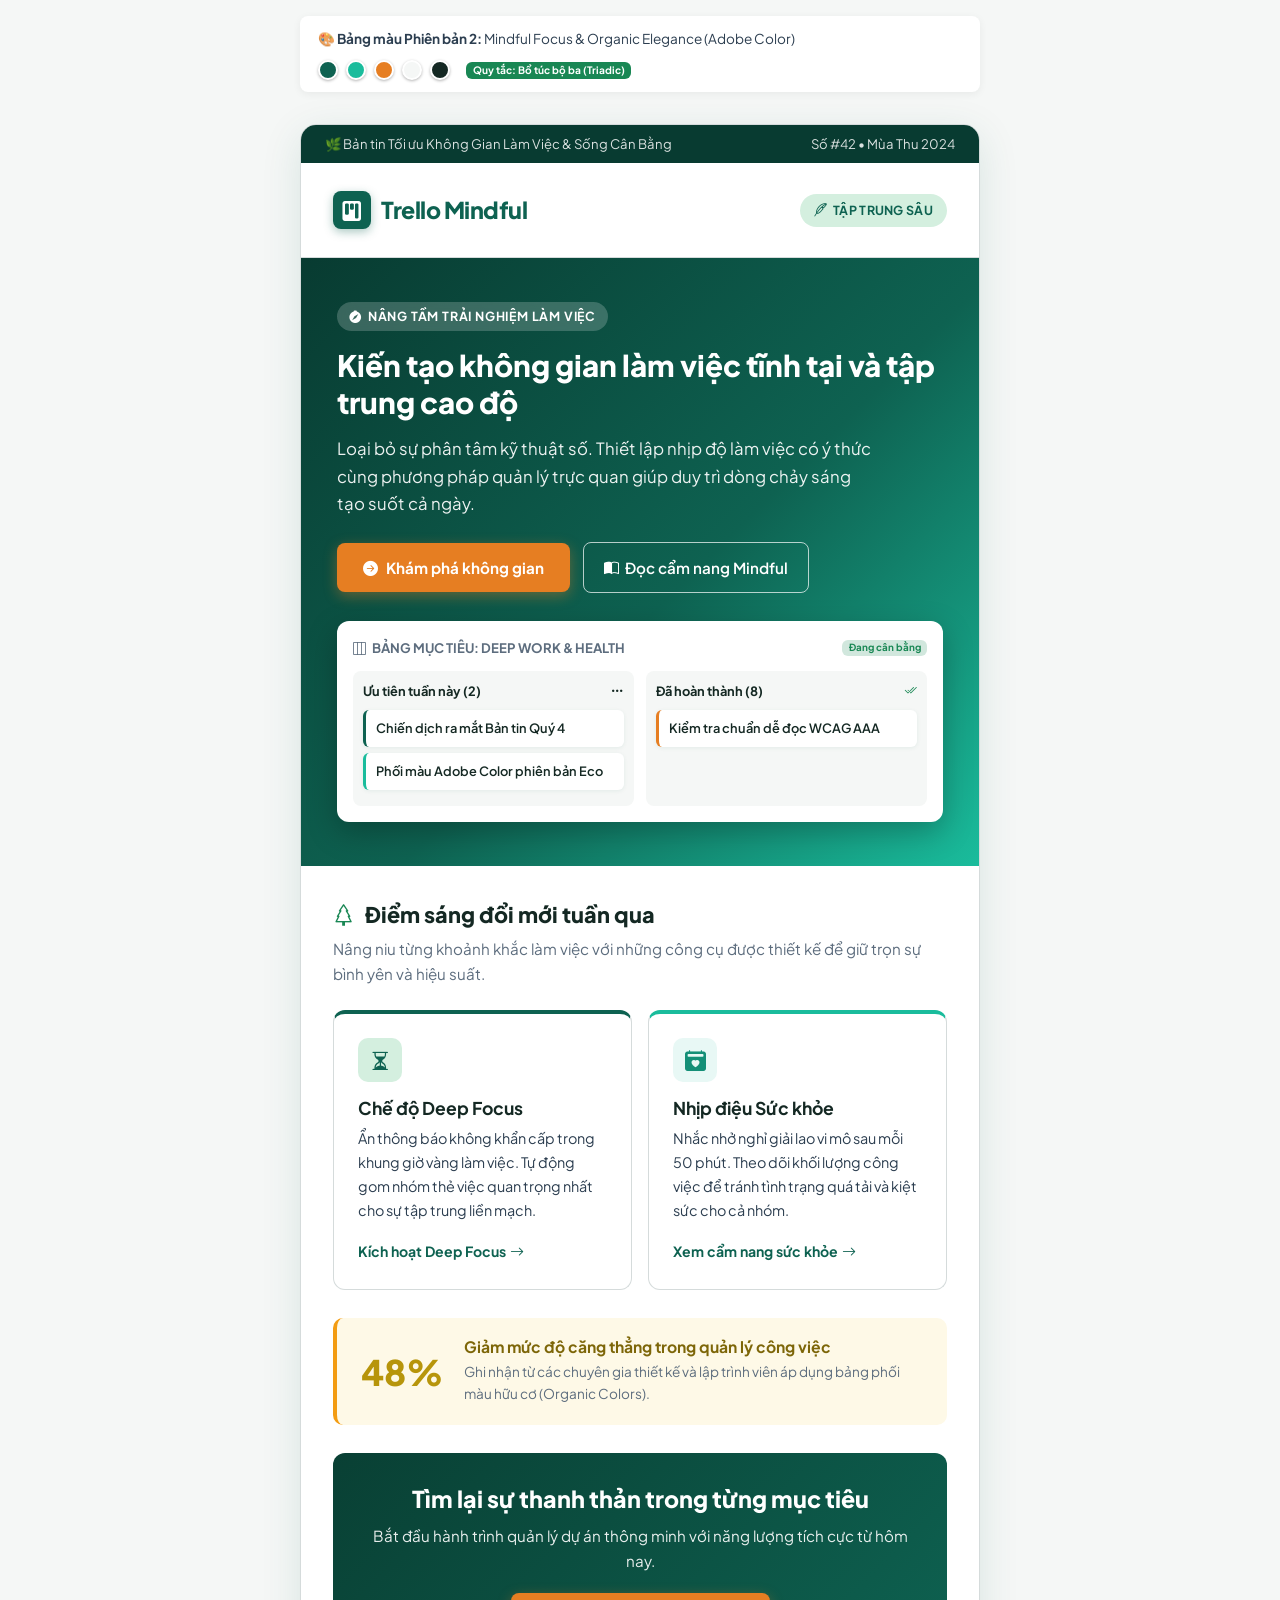
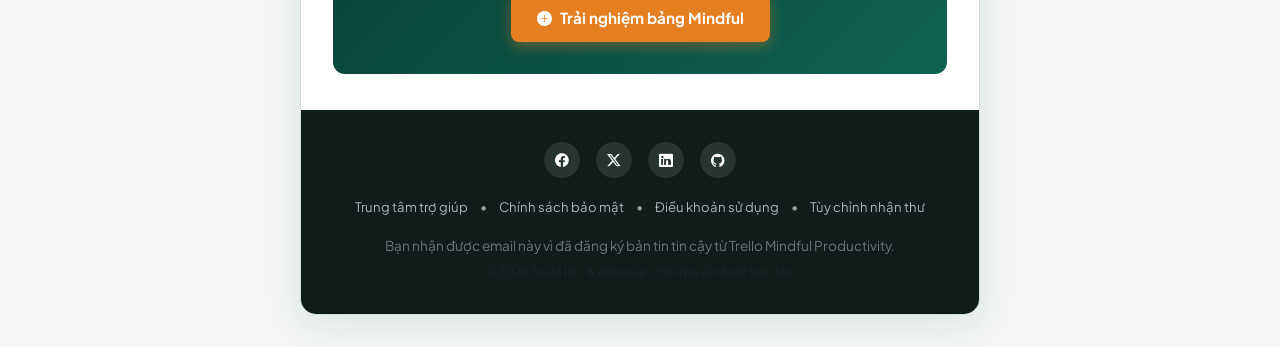
<file: newsletter_version2.html>
<!DOCTYPE html>
<html lang="vi">
<head>
    <meta charset="UTF-8">
    <meta name="viewport" content="width=device-width, initial-scale=1.0">
    <title>Trello Newsletter - Phiên bản 2: Mindful Focus & Organic Elegance</title>
    <!-- Google Fonts -->
    <link rel="preconnect" href="https://fonts.googleapis.com">
    <link rel="preconnect" href="https://fonts.gstatic.com" crossorigin>
    <link href="https://fonts.googleapis.com/css2?family=Plus+Jakarta+Sans:wght@400;500;600;700;800&display=swap" rel="stylesheet">
    <!-- Bootstrap 5 CSS -->
    <link href="https://cdn.jsdelivr.net/npm/bootstrap@5.3.3/dist/css/bootstrap.min.css" rel="stylesheet">
    <!-- Bootstrap Icons -->
    <link href="https://cdn.jsdelivr.net/npm/bootstrap-icons@1.11.3/font/bootstrap-icons.min.css" rel="stylesheet">
    
    <style>
        /* ==========================================================================
           BỘ MÀU PHIÊN BẢN 2: MINDFUL FOCUS & ORGANIC ELEGANCE (ADOBE COLOR)
           Quy tắc phối màu: Bổ túc bộ ba / Tách đôi (Split-Complementary / Triadic)
           Ý nghĩa: Phong cách sang trọng, điềm tĩnh, thanh lọc tâm trí, hỗ trợ tập trung cao độ (Deep Work)
           Tỉ lệ vàng: 60% Xanh rêu trầm & nền ngà - 30% Xanh ngọc bích - 10% Vàng hổ phách điểm nhấn
           ========================================================================== */
        :root {
            /* Palette Colors từ Adobe Color */
            --primary-color: #0E6251;         /* Xanh ngọc lục bảo sâu (Deep Pine/Emerald) - Tĩnh tâm, tập trung */
            --primary-dark: #084438;          /* Xanh đậm sâu lắng khi hover */
            --secondary-color: #1ABC9C;       /* Xanh ngọc bích (Jade Green) - Tươi mới, tái tạo năng lượng */
            --secondary-dark: #148F77;        /* Xanh ngọc đậm */
            --accent-color: #E67E22;          /* Vàng hổ phách / Cam đất (Warm Amber) - Điểm nhấn ấm cúng, ấn tượng */
            --accent-dark: #CA6F1E;           /* Hổ phách sẫm khi hover */
            
            /* Backgrounds & Surfaces */
            --bg-page: #F5F7F6;               /* Nền trang: Xám xanh ngà mộc mạc dịu nhẹ */
            --surface-card: #FFFFFF;          /* Nền thẻ nội dung: Trắng thanh nhã */
            --surface-alt: #E8F8F5;           /* Nền khu vực phụ: Xanh mát mắt */
            --hero-bg-gradient: linear-gradient(135deg, #083b31 0%, #0E6251 55%, #1ABC9C 100%);
            --cta-banner-gradient: linear-gradient(135deg, #094034 0%, #0E6251 100%);
            
            /* Text & Contrast (Đạt chuẩn WCAG AAA > 13:1) */
            --text-heading: #142823;          /* Tiêu đề xanh đen than thẳm, tương phản tuyệt đối */
            --text-body: #2C3E50;             /* Văn bản than chì mềm mại, chống lóa */
            --text-muted: #5D6D7E;            /* Chữ phụ trợ */
            --text-on-primary: #FFFFFF;       /* Chữ trên nền màu chính */
            
            /* UI Elements */
            --tag-bg: #D4EFDF;                /* Nền badge xanh lá nhạt */
            --tag-text: #0E6251;              /* Chữ badge xanh đậm */
            --border-subtle: #D5DBDB;         /* Đường viền mộc mạc */
            --shadow-card: 0 4px 16px rgba(14, 98, 81, 0.08);
            --shadow-hover: 0 12px 28px rgba(14, 98, 81, 0.15);
        }

        /* Base Typography & Reset */
        body {
            font-family: 'Plus Jakarta Sans', -apple-system, BlinkMacSystemFont, sans-serif;
            background-color: var(--bg-page);
            color: var(--text-body);
            line-height: 1.65;
            margin: 0;
            padding: 0;
        }

        /* Container Wrapper chuẩn email newsletter */
        .newsletter-wrapper {
            max-width: 680px;
            margin: 32px auto;
            background-color: var(--surface-card);
            border-radius: 16px;
            overflow: hidden;
            box-shadow: 0 10px 40px rgba(14, 98, 81, 0.12);
            border: 1px solid var(--border-subtle);
        }

        /* Preheader Bar */
        .newsletter-preheader {
            background-color: #083b31;
            color: rgba(255, 255, 255, 0.85);
            font-size: 0.82rem;
            padding: 8px 24px;
            display: flex;
            justify-content: space-between;
            align-items: center;
        }

        /* Header Bar */
        .newsletter-header {
            padding: 28px 32px;
            background: #ffffff;
            display: flex;
            justify-content: space-between;
            align-items: center;
            border-bottom: 1px solid var(--border-subtle);
        }

        .brand-logo {
            display: inline-flex;
            align-items: center;
            gap: 10px;
            text-decoration: none;
            color: var(--primary-color);
            font-weight: 800;
            font-size: 1.45rem;
            letter-spacing: -0.5px;
        }

        .brand-logo-icon {
            width: 38px;
            height: 38px;
            background: var(--primary-color);
            color: white;
            border-radius: 8px;
            display: flex;
            align-items: center;
            justify-content: center;
            font-size: 1.25rem;
            box-shadow: 0 3px 10px rgba(14, 98, 81, 0.35);
        }

        .issue-badge {
            background-color: var(--tag-bg);
            color: var(--tag-text);
            font-weight: 700;
            font-size: 0.78rem;
            padding: 6px 14px;
            border-radius: 30px;
            letter-spacing: 0.3px;
        }

        /* Hero Banner */
        .newsletter-hero {
            background: var(--hero-bg-gradient);
            color: white;
            padding: 44px 36px;
            text-align: left;
            position: relative;
        }

        .hero-pill {
            background-color: rgba(255, 255, 255, 0.2);
            backdrop-filter: blur(8px);
            color: #ffffff;
            font-size: 0.78rem;
            font-weight: 700;
            padding: 4px 12px;
            border-radius: 20px;
            display: inline-flex;
            align-items: center;
            gap: 6px;
            margin-bottom: 16px;
            text-transform: uppercase;
            letter-spacing: 0.8px;
        }

        .hero-title {
            font-size: 1.85rem;
            font-weight: 800;
            line-height: 1.25;
            color: #ffffff;
            margin-bottom: 14px;
        }

        .hero-desc {
            font-size: 1.05rem;
            color: rgba(255, 255, 255, 0.92);
            margin-bottom: 24px;
            max-width: 540px;
        }

        /* Buttons với màu sắc tùy biến */
        .btn-cta-accent {
            background-color: var(--accent-color);
            color: #ffffff !important;
            font-weight: 700;
            font-size: 0.95rem;
            padding: 12px 26px;
            border-radius: 8px;
            text-decoration: none;
            display: inline-flex;
            align-items: center;
            gap: 8px;
            border: none;
            box-shadow: 0 4px 14px rgba(230, 126, 34, 0.4);
            transition: all 0.2s ease-in-out;
        }

        .btn-cta-accent:hover {
            background-color: var(--accent-dark);
            transform: translateY(-2px);
            box-shadow: 0 6px 18px rgba(230, 126, 34, 0.5);
        }

        .btn-outline-white {
            background-color: transparent;
            color: #ffffff !important;
            font-weight: 600;
            font-size: 0.95rem;
            padding: 12px 20px;
            border-radius: 8px;
            text-decoration: none;
            display: inline-flex;
            align-items: center;
            gap: 6px;
            border: 1.5px solid rgba(255, 255, 255, 0.7);
            margin-left: 10px;
            transition: all 0.2s ease;
        }

        .btn-outline-white:hover {
            background-color: rgba(255, 255, 255, 0.15);
            border-color: #ffffff;
        }

        /* Interactive Board Simulation Preview */
        .hero-visual-card {
            background: #ffffff;
            border-radius: 12px;
            padding: 16px;
            margin-top: 28px;
            box-shadow: 0 10px 30px rgba(0, 0, 0, 0.25);
            color: var(--text-heading);
        }

        .board-sim-header {
            display: flex;
            align-items: center;
            justify-content: space-between;
            margin-bottom: 12px;
            font-size: 0.82rem;
            font-weight: 700;
            color: var(--text-muted);
        }

        .board-sim-columns {
            display: grid;
            grid-template-columns: 1fr 1fr;
            gap: 12px;
        }

        .sim-col {
            background-color: var(--bg-page);
            padding: 10px;
            border-radius: 8px;
        }

        .sim-col-title {
            font-size: 0.8rem;
            font-weight: 700;
            color: var(--text-heading);
            margin-bottom: 8px;
            display: flex;
            justify-content: space-between;
        }

        .sim-card-item {
            background: white;
            padding: 8px 10px;
            border-radius: 6px;
            box-shadow: 0 1px 4px rgba(14, 98, 81, 0.08);
            font-size: 0.8rem;
            font-weight: 600;
            margin-bottom: 6px;
            border-left: 3px solid var(--primary-color);
        }

        .sim-card-item.accent-border {
            border-left-color: var(--accent-color);
        }

        .sim-card-item.teal-border {
            border-left-color: var(--secondary-color);
        }

        /* Section Layouts */
        .content-body {
            padding: 36px 32px;
        }

        .section-headline {
            font-size: 1.35rem;
            font-weight: 800;
            color: var(--text-heading);
            margin-bottom: 8px;
            display: flex;
            align-items: center;
            gap: 10px;
        }

        .section-subtext {
            color: var(--text-muted);
            font-size: 0.95rem;
            margin-bottom: 24px;
        }

        /* Cards tính năng */
        .feature-box {
            border: 1px solid var(--border-subtle);
            border-radius: 12px;
            padding: 24px;
            background-color: var(--surface-card);
            height: 100%;
            transition: all 0.25s ease;
            position: relative;
        }

        .feature-box:hover {
            border-color: var(--primary-color);
            box-shadow: var(--shadow-hover);
            transform: translateY(-3px);
        }

        .feature-box.primary-theme {
            border-top: 4px solid var(--primary-color);
        }

        .feature-box.secondary-theme {
            border-top: 4px solid var(--secondary-color);
        }

        .feature-icon-badge {
            width: 44px;
            height: 44px;
            border-radius: 10px;
            display: flex;
            align-items: center;
            justify-content: center;
            font-size: 1.3rem;
            margin-bottom: 16px;
        }

        .feature-icon-primary {
            background-color: var(--tag-bg);
            color: var(--primary-color);
        }

        .feature-icon-secondary {
            background-color: #E8F8F5;
            color: var(--secondary-dark);
        }

        .feature-title {
            font-size: 1.1rem;
            font-weight: 700;
            color: var(--text-heading);
            margin-bottom: 8px;
        }

        .feature-desc {
            font-size: 0.9rem;
            color: var(--text-body);
            margin-bottom: 16px;
        }

        .feature-link {
            color: var(--primary-color);
            font-weight: 700;
            font-size: 0.88rem;
            text-decoration: none;
            display: inline-flex;
            align-items: center;
            gap: 4px;
        }

        .feature-link:hover {
            color: var(--primary-dark);
            text-decoration: underline;
        }

        /* Metric Highlight Banner (Ấm áp, mộc mạc) */
        .metric-banner {
            background-color: #FEF9E7;
            border-left: 4px solid #F39C12;
            border-radius: 10px;
            padding: 20px 24px;
            margin: 28px 0;
            display: flex;
            align-items: center;
            gap: 20px;
        }

        .metric-number {
            font-size: 2.2rem;
            font-weight: 800;
            color: #B7950B;
            line-height: 1;
        }

        .metric-info h4 {
            font-size: 0.98rem;
            font-weight: 700;
            color: #7D6608;
            margin-bottom: 4px;
        }

        .metric-info p {
            font-size: 0.85rem;
            color: #5D6D7E;
            margin-bottom: 0;
        }

        /* Call To Action Banner Cuối */
        .cta-box-footer {
            background: var(--cta-banner-gradient);
            color: white;
            border-radius: 12px;
            padding: 32px;
            text-align: center;
            margin-top: 16px;
        }

        .cta-box-footer h3 {
            font-size: 1.45rem;
            font-weight: 800;
            margin-bottom: 10px;
        }

        .cta-box-footer p {
            font-size: 0.95rem;
            color: rgba(255, 255, 255, 0.9);
            margin-bottom: 20px;
        }

        /* Footer */
        .newsletter-footer {
            background-color: #0E1D19;
            color: #92A39E;
            padding: 32px;
            text-align: center;
            font-size: 0.85rem;
        }

        .footer-social-links {
            display: flex;
            justify-content: center;
            gap: 16px;
            margin-bottom: 18px;
        }

        .footer-social-btn {
            width: 36px;
            height: 36px;
            border-radius: 50%;
            background-color: rgba(255, 255, 255, 0.1);
            color: #ffffff;
            display: inline-flex;
            align-items: center;
            justify-content: center;
            text-decoration: none;
            transition: all 0.2s ease;
        }

        .footer-social-btn:hover {
            background-color: var(--secondary-color);
            color: #ffffff;
            transform: translateY(-2px);
        }

        .footer-nav {
            margin-bottom: 16px;
        }

        .footer-nav a {
            color: #AAB7B8;
            text-decoration: none;
            margin: 0 10px;
            font-size: 0.82rem;
        }

        .footer-nav a:hover {
            color: #ffffff;
            text-decoration: underline;
        }

        /* Palette Inspector Bar (thông tin bảng màu) */
        .palette-inspector-badge {
            background: #ffffff;
            border-radius: 8px;
            padding: 12px 18px;
            margin: 16px auto 0;
            max-width: 680px;
            font-size: 0.85rem;
            box-shadow: 0 2px 8px rgba(0,0,0,0.06);
            display: flex;
            flex-wrap: wrap;
            align-items: center;
            justify-content: space-between;
            gap: 10px;
        }

        .palette-dots {
            display: flex;
            align-items: center;
            gap: 8px;
        }

        .color-dot {
            width: 20px;
            height: 20px;
            border-radius: 50%;
            display: inline-block;
            border: 2px solid #ffffff;
            box-shadow: 0 1px 3px rgba(0,0,0,0.3);
        }

        @media (max-width: 576px) {
            .newsletter-wrapper {
                margin: 0;
                border-radius: 0;
            }
            .newsletter-header, .newsletter-hero, .content-body {
                padding: 24px 20px;
            }
            .hero-title {
                font-size: 1.45rem;
            }
            .btn-outline-white {
                margin-left: 0;
                margin-top: 10px;
                display: block;
            }
            .board-sim-columns {
                grid-template-columns: 1fr;
            }
        }
    </style>
</head>
<body>

    <!-- Thông tin bảng màu Adobe Color -->
    <div class="palette-inspector-badge">
        <div>
            <strong>🎨 Bảng màu Phiên bản 2:</strong> Mindful Focus & Organic Elegance (Adobe Color)
        </div>
        <div class="palette-dots">
            <span class="color-dot" style="background: #0E6251;" title="Primary: #0E6251 (Deep Pine Green)"></span>
            <span class="color-dot" style="background: #1ABC9C;" title="Secondary: #1ABC9C (Jade Green)"></span>
            <span class="color-dot" style="background: #E67E22;" title="Accent CTA: #E67E22 (Warm Amber)"></span>
            <span class="color-dot" style="background: #F5F7F6;" title="Background: #F5F7F6 (Off-White Calm)"></span>
            <span class="color-dot" style="background: #142823;" title="Text: #142823 (Deep Forest Shadow)"></span>
            <span class="badge bg-success text-white ms-2">Quy tắc: Bổ túc bộ ba (Triadic)</span>
        </div>
    </div>

    <!-- Khung chính của Newsletter -->
    <div class="newsletter-wrapper">
        
        <!-- Preheader -->
        <div class="newsletter-preheader">
            <span>🌿 Bản tin Tối ưu Không Gian Làm Việc & Sống Cân Bằng</span>
            <span>Số #42 • Mùa Thu 2024</span>
        </div>

        <!-- Header -->
        <header class="newsletter-header">
            <a href="#" class="brand-logo">
                <div class="brand-logo-icon">
                    <i class="bi bi-kanban-fill"></i>
                </div>
                <span>Trello Mindful</span>
            </a>
            <span class="issue-badge">
                <i class="bi bi-feather me-1"></i> TẬP TRUNG SÂU
            </span>
        </header>

        <!-- Hero Section -->
        <section class="newsletter-hero">
            <div class="hero-pill">
                <i class="bi bi-compass-fill"></i> NÂNG TẦM TRẢI NGHIỆM LÀM VIỆC
            </div>
            <h1 class="hero-title">Kiến tạo không gian làm việc tĩnh tại và tập trung cao độ</h1>
            <p class="hero-desc">
                Loại bỏ sự phân tâm kỹ thuật số. Thiết lập nhịp độ làm việc có ý thức cùng phương pháp quản lý trực quan giúp duy trì dòng chảy sáng tạo suốt cả ngày.
            </p>
            <div class="hero-actions">
                <a href="#" class="btn-cta-accent">
                    <i class="bi bi-arrow-right-circle-fill"></i> Khám phá không gian
                </a>
                <a href="#" class="btn-outline-white">
                    <i class="bi bi-book-half"></i> Đọc cẩm nang Mindful
                </a>
            </div>

            <!-- Visual Board Simulation -->
            <div class="hero-visual-card">
                <div class="board-sim-header">
                    <span><i class="bi bi-layout-three-columns me-1"></i> BẢNG MỤC TIÊU: DEEP WORK & HEALTH</span>
                    <span class="badge bg-success-subtle text-success">Đang cân bằng</span>
                </div>
                <div class="board-sim-columns">
                    <div class="sim-col">
                        <div class="sim-col-title">
                            <span>Ưu tiên tuần này (2)</span>
                            <i class="bi bi-three-dots"></i>
                        </div>
                        <div class="sim-card-item">
                            Chiến dịch ra mắt Bản tin Quý 4
                        </div>
                        <div class="sim-card-item teal-border">
                            Phối màu Adobe Color phiên bản Eco
                        </div>
                    </div>
                    <div class="sim-col">
                        <div class="sim-col-title">
                            <span>Đã hoàn thành (8)</span>
                            <i class="bi bi-check2-all text-success"></i>
                        </div>
                        <div class="sim-card-item accent-border">
                            Kiểm tra chuẩn dễ đọc WCAG AAA
                        </div>
                    </div>
                </div>
            </div>
        </section>

        <!-- Content Body -->
        <main class="content-body">
            
            <!-- Section 1: Giới thiệu -->
            <div class="mb-4">
                <h2 class="section-headline">
                    <i class="bi bi-tree text-success"></i> Điểm sáng đổi mới tuần qua
                </h2>
                <p class="section-subtext">
                    Nâng niu từng khoảnh khắc làm việc với những công cụ được thiết kế để giữ trọn sự bình yên và hiệu suất.
                </p>
            </div>

            <!-- Section 2: 2 Khối tính năng theo hướng dẫn bài tập -->
            <div class="row g-3 mb-4">
                <div class="col-md-6">
                    <div class="feature-box primary-theme">
                        <div class="feature-icon-badge feature-icon-primary">
                            <i class="bi bi-hourglass-split"></i>
                        </div>
                        <h3 class="feature-title">Chế độ Deep Focus</h3>
                        <p class="feature-desc">
                            Ẩn thông báo không khẩn cấp trong khung giờ vàng làm việc. Tự động gom nhóm thẻ việc quan trọng nhất cho sự tập trung liền mạch.
                        </p>
                        <a href="#" class="feature-link">
                            Kích hoạt Deep Focus <i class="bi bi-arrow-right"></i>
                        </a>
                    </div>
                </div>
                <div class="col-md-6">
                    <div class="feature-box secondary-theme">
                        <div class="feature-icon-badge feature-icon-secondary">
                            <i class="bi bi-calendar2-heart-fill"></i>
                        </div>
                        <h3 class="feature-title">Nhịp điệu Sức khỏe</h3>
                        <p class="feature-desc">
                            Nhắc nhở nghỉ giải lao vi mô sau mỗi 50 phút. Theo dõi khối lượng công việc để tránh tình trạng quá tải và kiệt sức cho cả nhóm.
                        </p>
                        <a href="#" class="feature-link">
                            Xem cẩm nang sức khỏe <i class="bi bi-arrow-right"></i>
                        </a>
                    </div>
                </div>
            </div>

            <!-- Metric Highlight Banner -->
            <div class="metric-banner">
                <div class="metric-number">48%</div>
                <div class="metric-info">
                    <h4>Giảm mức độ căng thẳng trong quản lý công việc</h4>
                    <p>Ghi nhận từ các chuyên gia thiết kế và lập trình viên áp dụng bảng phối màu hữu cơ (Organic Colors).</p>
                </div>
            </div>

            <!-- Call to action cuối thư -->
            <div class="cta-box-footer">
                <h3>Tìm lại sự thanh thản trong từng mục tiêu</h3>
                <p>Bắt đầu hành trình quản lý dự án thông minh với năng lượng tích cực từ hôm nay.</p>
                <a href="#" class="btn-cta-accent">
                    <i class="bi bi-plus-circle-fill"></i> Trải nghiệm bảng Mindful
                </a>
            </div>

        </main>

        <!-- Footer -->
        <footer class="newsletter-footer">
            <div class="footer-social-links">
                <a href="#" class="footer-social-btn" aria-label="Facebook"><i class="bi bi-facebook"></i></a>
                <a href="#" class="footer-social-btn" aria-label="Twitter"><i class="bi bi-twitter-x"></i></a>
                <a href="#" class="footer-social-btn" aria-label="LinkedIn"><i class="bi bi-linkedin"></i></a>
                <a href="#" class="footer-social-btn" aria-label="GitHub"><i class="bi bi-github"></i></a>
            </div>
            
            <div class="footer-nav">
                <a href="#">Trung tâm trợ giúp</a> • 
                <a href="#">Chính sách bảo mật</a> • 
                <a href="#">Điều khoản sử dụng</a> • 
                <a href="#">Tùy chỉnh nhận thư</a>
            </div>

            <p class="mb-1 text-secondary">
                Bạn nhận được email này vì đã đăng ký bản tin tin cậy từ Trello Mindful Productivity.
            </p>
            <p class="mb-0 text-muted" style="font-size: 0.78rem;">
                © 2024 Trello Inc. & Atlassian. Mọi quyền được bảo lưu.
            </p>
        </footer>

    </div>

    <!-- Bootstrap 5 JS Bundle -->
    <script src="https://cdn.jsdelivr.net/npm/bootstrap@5.3.3/dist/js/bootstrap.bundle.min.js"></script>
</body>
</html>
</file>
